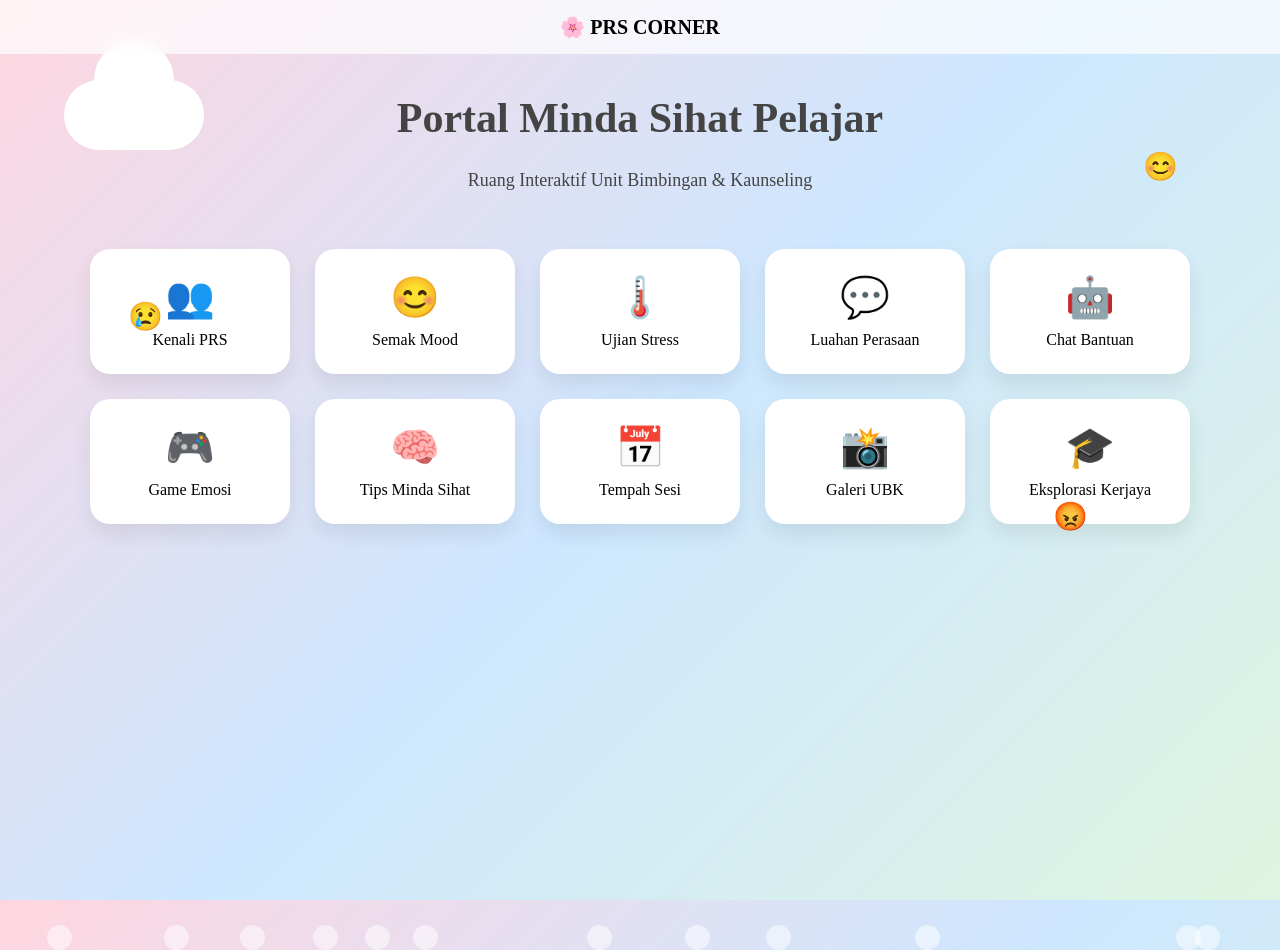
<file: index.html>
<!DOCTYPE html>
<html lang="ms">
<head>
<meta charset="UTF-8">
<meta name="viewport" content="width=device-width, initial-scale=1.0">

<title>PRS Corner</title>

<style>

body{
margin:0;
font-family:Segoe UI;
background: linear-gradient(135deg,#ffd6e0,#cde7ff,#dff5e1);
height:100vh;
overflow-x:hidden;
}

/* ===== Floating Elements ===== */

.cloud{
position:absolute;
background:white;
width:140px;
height:70px;
border-radius:60px;
top:80px;
left:5%;
animation:float 8s ease-in-out infinite;
}

.cloud::after{
content:"";
position:absolute;
background:white;
width:80px;
height:80px;
border-radius:50%;
top:-40px;
left:30px;
}

.bubble{
position:absolute;
width:25px;
height:25px;
background:rgba(255,255,255,0.5);
border-radius:50%;
bottom:-50px;
animation:rise 12s linear infinite;
}

.emoji{
position:absolute;
font-size:28px;
animation:float 6s ease-in-out infinite;
}

/* ===== Navbar ===== */

nav{
background:rgba(255,255,255,0.7);
backdrop-filter:blur(8px);
padding:15px;
text-align:center;
font-weight:bold;
font-size:20px;
}

/* ===== Hero ===== */

.hero{
text-align:center;
margin-top:40px;
color:#444;
}

.hero h1{
font-size:42px;
}

.hero p{
font-size:18px;
}

/* ===== Menu Grid ===== */

.menu{
display:grid;
grid-template-columns:repeat(auto-fit,minmax(180px,1fr));
gap:25px;
padding:40px;
max-width:1100px;
margin:auto;
}

.card{
background:white;
border-radius:20px;
padding:25px;
text-align:center;
box-shadow:0 10px 20px rgba(0,0,0,0.08);
transition:0.3s;
cursor:pointer;
}

.card:hover{
transform:translateY(-10px) scale(1.05);
background:#fff3c4;
}

.card span{
font-size:40px;
display:block;
margin-bottom:10px;
}

/* ===== Animations ===== */

@keyframes float{
0%{transform:translateY(0);}
50%{transform:translateY(-20px);}
100%{transform:translateY(0);}
}

@keyframes rise{
from{transform:translateY(0);}
to{transform:translateY(-800px);}
}

</style>
</head>

<body>

<!-- Floating -->
<div class="cloud"></div>
<div class="emoji" style="top:150px; right:8%;">😊</div>
<div class="emoji" style="top:300px; left:10%;">😢</div>
<div class="emoji" style="top:500px; right:15%;">😡</div>

<script>
for(let i=0;i<12;i++){
let b=document.createElement("div");
b.className="bubble";
b.style.left=Math.random()*100+"%";
b.style.animationDuration=(8+Math.random()*6)+"s";
document.body.appendChild(b);
}
</script>

<nav>
🌸 PRS CORNER
</nav>

<div class="hero">
<h1>Portal Minda Sihat Pelajar</h1>
<p>Ruang Interaktif Unit Bimbingan & Kaunseling</p>
</div>

<div class="menu">

<div class="card"><span>👥</span>Kenali PRS</div>
<div class="card"><span>😊</span>Semak Mood</div>
<div class="card"><span>🌡️</span>Ujian Stress</div>
<div class="card"><span>💬</span>Luahan Perasaan</div>
<div class="card"><span>🤖</span>Chat Bantuan</div>
<div class="card"><span>🎮</span>Game Emosi</div>
<div class="card"><span>🧠</span>Tips Minda Sihat</div>
<div class="card"><span>📅</span>Tempah Sesi</div>
<div class="card"><span>📸</span>Galeri UBK</div>
<div class="card"><span>🎓</span>Eksplorasi Kerjaya</div>

</div>

</body>
</html>
</file>
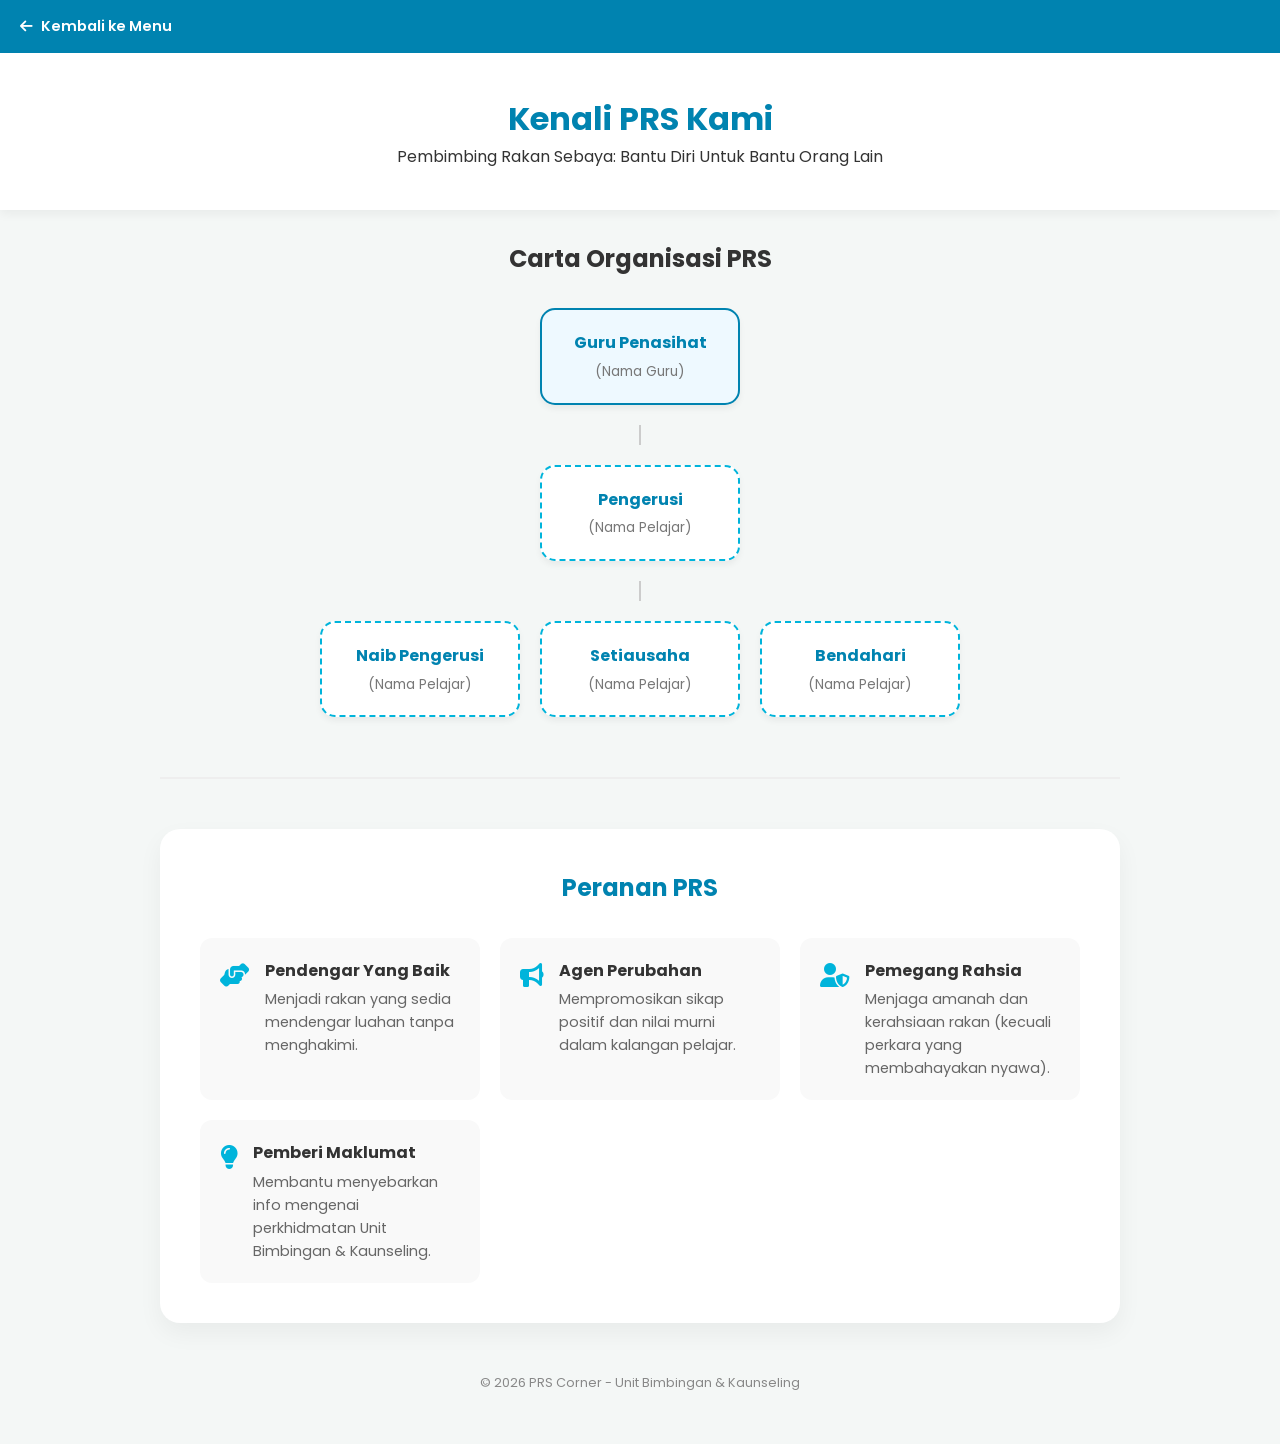
<file: kenali-prs.html>
<!DOCTYPE html>
<html lang="ms">
<head>
    <meta charset="UTF-8">
    <meta name="viewport" content="width=device-width, initial-scale=1.0">
    <title>Kenali PRS | PRS Corner</title>
    
    <link rel="stylesheet" href="https://cdnjs.cloudflare.com/ajax/libs/font-awesome/6.4.0/css/all.min.css">
    <link href="https://fonts.googleapis.com/css2?family=Poppins:wght@300;400;600;700&display=swap" rel="stylesheet">
    
    <style>
        * {
            margin: 0;
            padding: 0;
            box-sizing: border-box;
        }

        body {
            font-family: 'Poppins', sans-serif;
            background-color: #f4f7f6;
            color: #333;
            line-height: 1.6;
            padding-bottom: 50px;
        }

        /* Navigasi / Header Kecil */
        nav {
            background: #0083b0;
            padding: 15px 20px;
            display: flex;
            align-items: center;
        }

        .back-btn {
            color: white;
            text-decoration: none;
            font-weight: 600;
            font-size: 0.9rem;
            display: flex;
            align-items: center;
        }

        .back-btn i {
            margin-right: 8px;
        }

        header {
            text-align: center;
            padding: 40px 20px;
            background: white;
            margin-bottom: 30px;
            box-shadow: 0 4px 10px rgba(0,0,0,0.05);
        }

        h1 {
            color: #0083b0;
            font-size: 2rem;
        }

        .container {
            max-width: 1000px;
            margin: 0 auto;
            padding: 0 20px;
        }

        /* --- Bahagian Carta Organisasi --- */
        .org-chart {
            text-align: center;
            margin-bottom: 60px;
        }

        .org-container {
            display: flex;
            flex-direction: column;
            align-items: center;
            gap: 20px;
        }

        .member-card {
            background: white;
            border: 2px dashed #00b4db;
            padding: 20px;
            border-radius: 15px;
            min-width: 200px;
            box-shadow: 0 4px 6px rgba(0,0,0,0.05);
        }

        .member-card.leader {
            border: 2px solid #0083b0;
            background: #eef9ff;
        }

        .member-card h4 {
            color: #0083b0;
            margin-bottom: 5px;
        }

        .member-card p {
            font-size: 0.85rem;
            color: #777;
        }

        .line {
            width: 2px;
            height: 20px;
            background: #ccc;
        }

        .row-members {
            display: flex;
            justify-content: center;
            flex-wrap: wrap;
            gap: 20px;
        }

        /* --- Bahagian Peranan PRS --- */
        .roles-section {
            background: white;
            padding: 40px;
            border-radius: 20px;
            box-shadow: 0 10px 25px rgba(0,0,0,0.05);
        }

        .roles-grid {
            display: grid;
            grid-template-columns: repeat(auto-fit, minmax(280px, 1fr));
            gap: 20px;
            margin-top: 30px;
        }

        .role-item {
            display: flex;
            align-items: flex-start;
            gap: 15px;
            background: #f9f9f9;
            padding: 20px;
            border-radius: 12px;
            transition: 0.3s;
        }

        .role-item:hover {
            background: #eef9ff;
            transform: translateX(5px);
        }

        .role-item i {
            font-size: 1.5rem;
            color: #00b4db;
            margin-top: 5px;
        }

        .role-text strong {
            display: block;
            color: #333;
            margin-bottom: 5px;
        }

        .role-text p {
            font-size: 0.9rem;
            color: #666;
        }
    </style>
</head>
<body>

    <nav>
        <a href="index.html" class="back-btn"><i class="fas fa-arrow-left"></i> Kembali ke Menu</a>
    </nav>

    <header>
        <h1>Kenali PRS Kami</h1>
        <p>Pembimbing Rakan Sebaya: Bantu Diri Untuk Bantu Orang Lain</p>
    </header>

    <div class="container">
        
        <section class="org-chart">
            <h2 style="margin-bottom: 30px;">Carta Organisasi PRS</h2>
            
            <div class="org-container">
                <div class="member-card leader">
                    <h4>Guru Penasihat</h4>
                    <p>(Nama Guru)</p>
                </div>
                
                <div class="line"></div>

                <div class="member-card">
                    <h4>Pengerusi</h4>
                    <p>(Nama Pelajar)</p>
                </div>

                <div class="line"></div>

                <div class="row-members">
                    <div class="member-card">
                        <h4>Naib Pengerusi</h4>
                        <p>(Nama Pelajar)</p>
                    </div>
                    <div class="member-card">
                        <h4>Setiausaha</h4>
                        <p>(Nama Pelajar)</p>
                    </div>
                    <div class="member-card">
                        <h4>Bendahari</h4>
                        <p>(Nama Pelajar)</p>
                    </div>
                </div>
            </div>
        </section>

        <hr style="border: 0.5px solid #eee; margin-bottom: 50px;">

        <section class="roles-section">
            <h2 style="text-align: center; color: #0083b0;">Peranan PRS</h2>
            
            <div class="roles-grid">
                <div class="role-item">
                    <i class="fas fa-hands-helping"></i>
                    <div class="role-text">
                        <strong>Pendengar Yang Baik</strong>
                        <p>Menjadi rakan yang sedia mendengar luahan tanpa menghakimi.</p>
                    </div>
                </div>

                <div class="role-item">
                    <i class="fas fa-bullhorn"></i>
                    <div class="role-text">
                        <strong>Agen Perubahan</strong>
                        <p>Mempromosikan sikap positif dan nilai murni dalam kalangan pelajar.</p>
                    </div>
                </div>

                <div class="role-item">
                    <i class="fas fa-user-shield"></i>
                    <div class="role-text">
                        <strong>Pemegang Rahsia</strong>
                        <p>Menjaga amanah dan kerahsiaan rakan (kecuali perkara yang membahayakan nyawa).</p>
                    </div>
                </div>

                <div class="role-item">
                    <i class="fas fa-lightbulb"></i>
                    <div class="role-text">
                        <strong>Pemberi Maklumat</strong>
                        <p>Membantu menyebarkan info mengenai perkhidmatan Unit Bimbingan & Kaunseling.</p>
                    </div>
                </div>
            </div>
        </section>

    </div>

    <footer style="text-align: center; margin-top: 50px; color: #888; font-size: 0.8rem;">
        &copy; 2026 PRS Corner - Unit Bimbingan & Kaunseling
    </footer>

</body>
</html>
</file>
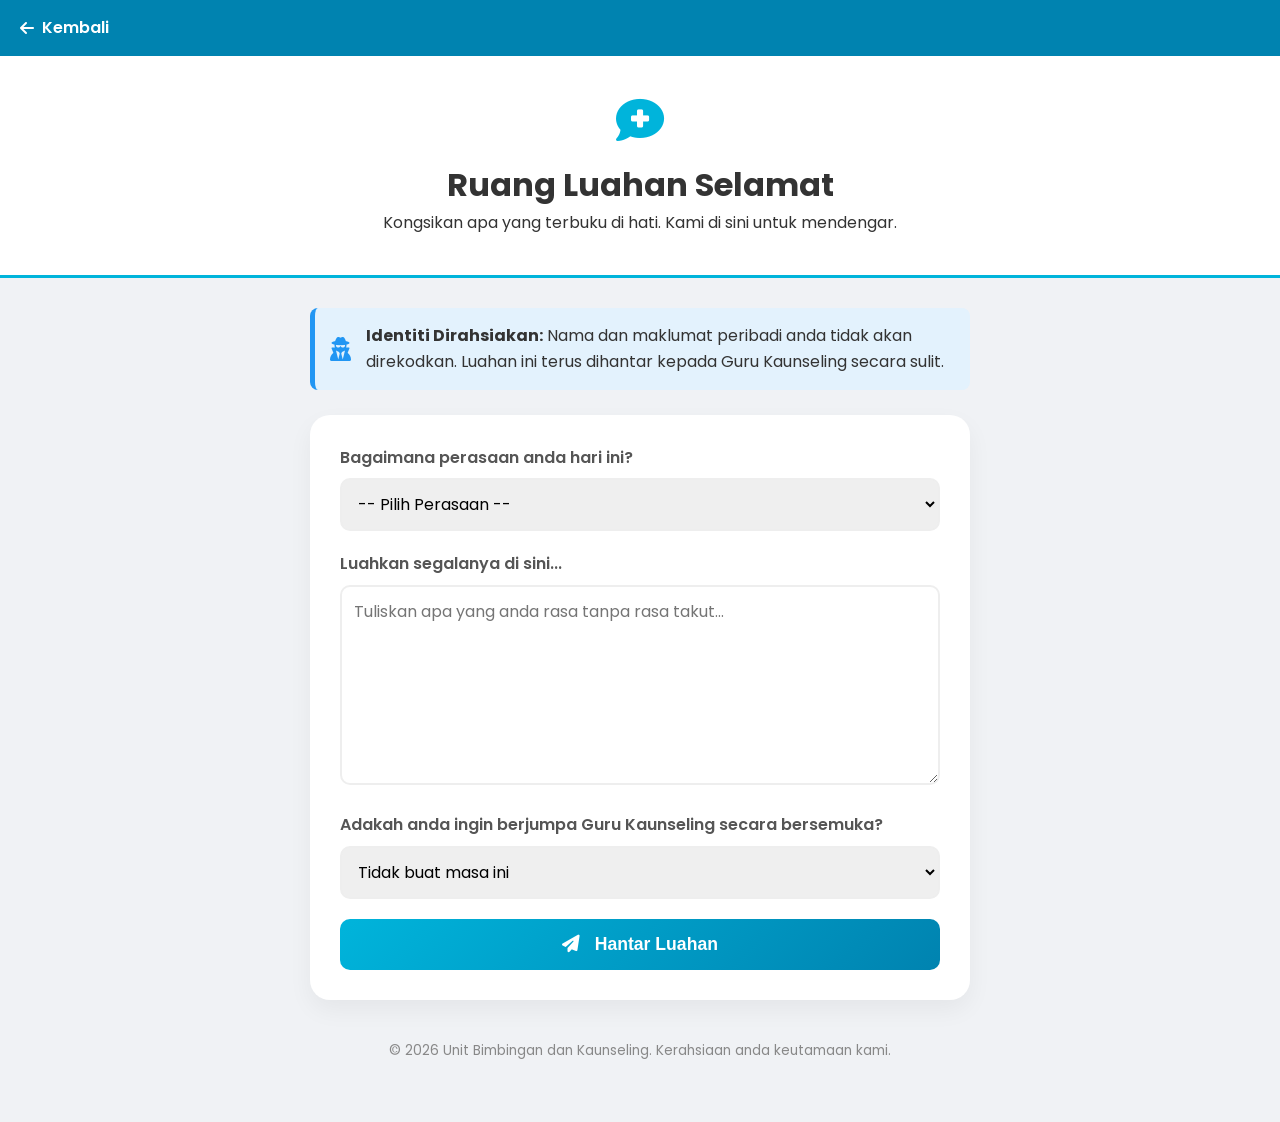
<file: luahan-perasaan.html>
<!DOCTYPE html>
<html lang="ms">
<head>
    <meta charset="UTF-8">
    <meta name="viewport" content="width=device-width, initial-scale=1.0">
    <title>Ruang Luahan Perasaan | PRS Corner</title>
    
    <link rel="stylesheet" href="https://cdnjs.cloudflare.com/ajax/libs/font-awesome/6.4.0/css/all.min.css">
    <link href="https://fonts.googleapis.com/css2?family=Poppins:wght@300;400;600&display=swap" rel="stylesheet">
    
    <style>
        * {
            margin: 0;
            padding: 0;
            box-sizing: border-box;
        }

        body {
            font-family: 'Poppins', sans-serif;
            background-color: #f0f2f5;
            color: #333;
            line-height: 1.6;
        }

        /* Navigasi */
        nav {
            background: #0083b0;
            padding: 15px 20px;
        }

        .back-btn {
            color: white;
            text-decoration: none;
            font-weight: 600;
            display: flex;
            align-items: center;
            width: fit-content;
        }

        /* Header Luahan */
        .header-section {
            background: white;
            padding: 40px 20px;
            text-align: center;
            border-bottom: 3px solid #00b4db;
        }

        .header-section i {
            font-size: 3rem;
            color: #00b4db;
            margin-bottom: 15px;
        }

        .container {
            max-width: 700px;
            margin: 30px auto;
            padding: 0 20px;
        }

        /* Kotak Peringatan Rahsia */
        .anonymous-alert {
            background-color: #e3f2fd;
            border-left: 5px solid #2196f3;
            padding: 15px;
            margin-bottom: 25px;
            border-radius: 8px;
            display: flex;
            align-items: center;
            gap: 15px;
        }

        .anonymous-alert i {
            color: #2196f3;
            font-size: 1.5rem;
        }

        /* Borang Luahan */
        .form-card {
            background: white;
            padding: 30px;
            border-radius: 20px;
            box-shadow: 0 10px 25px rgba(0,0,0,0.05);
        }

        .form-group {
            margin-bottom: 20px;
        }

        label {
            display: block;
            font-weight: 600;
            margin-bottom: 8px;
            color: #555;
        }

        select, textarea {
            width: 100%;
            padding: 12px;
            border: 2px solid #eee;
            border-radius: 10px;
            font-family: inherit;
            font-size: 1rem;
            transition: border-color 0.3s;
        }

        textarea {
            height: 200px;
            resize: vertical;
        }

        select:focus, textarea:focus {
            outline: none;
            border-color: #00b4db;
        }

        .btn-submit {
            background: linear-gradient(135deg, #00b4db 0%, #0083b0 100%);
            color: white;
            border: none;
            padding: 15px 30px;
            border-radius: 10px;
            font-size: 1.1rem;
            font-weight: 600;
            cursor: pointer;
            width: 100%;
            transition: transform 0.2s, box-shadow 0.2s;
        }

        .btn-submit:hover {
            transform: translateY(-2px);
            box-shadow: 0 5px 15px rgba(0,180,219,0.4);
        }

        footer {
            text-align: center;
            margin-top: 40px;
            color: #888;
            font-size: 0.85rem;
            padding-bottom: 30px;
        }
    </style>
</head>
<body>

    <nav>
        <a href="index.html" class="back-btn"><i class="fas fa-arrow-left"></i> &nbsp; Kembali</a>
    </nav>

    <div class="header-section">
        <i class="fas fa-comment-medical"></i>
        <h1>Ruang Luahan Selamat</h1>
        <p>Kongsikan apa yang terbuku di hati. Kami di sini untuk mendengar.</p>
    </div>

    <div class="container">
        
        <div class="anonymous-alert">
            <i class="fas fa-user-secret"></i>
            <p><strong>Identiti Dirahsiakan:</strong> Nama dan maklumat peribadi anda tidak akan direkodkan. Luahan ini terus dihantar kepada Guru Kaunseling secara sulit.</p>
        </div>

        <div class="form-card">
            <form action="#">
                
                <div class="form-group">
                    <label>Bagaimana perasaan anda hari ini?</label>
                    <select required>
                        <option value="">-- Pilih Perasaan --</option>
                        <option value="sedih">Sedih / Kecewa</option>
                        <option value="marah">Marah / Geram</option>
                        <option value="stres">Stres / Tertekan</option>
                        <option value="bingung">Bingung / Keliru</option>
                        <option value="lain-lain">Lain-lain</option>
                    </select>
                </div>

                <div class="form-group">
                    <label>Luahkan segalanya di sini...</label>
                    <textarea placeholder="Tuliskan apa yang anda rasa tanpa rasa takut..." required></textarea>
                </div>

                <div class="form-group">
                    <label>Adakah anda ingin berjumpa Guru Kaunseling secara bersemuka?</label>
                    <select>
                        <option value="tidak">Tidak buat masa ini</option>
                        <option value="ya">Ya, saya perlukan bantuan segera</option>
                        <option value="mungkin">Mungkin nanti</option>
                    </select>
                </div>

                <button type="submit" class="btn-submit">
                    <i class="fas fa-paper-plane"></i> &nbsp; Hantar Luahan
                </button>

            </form>
        </div>

        <footer>
            &copy; 2026 Unit Bimbingan dan Kaunseling. Kerahsiaan anda keutamaan kami.
        </footer>
    </div>

    <script>
        // Demo ringkas untuk menunjukkan mesej dihantar
        document.querySelector('form').addEventListener('submit', function(e) {
            e.preventDefault();
            alert('Terima kasih. Luahan anda telah dihantar secara rahsia kepada Guru Kaunseling. Sila bertenang, anda tidak keseorangan.');
            this.reset();
        });
    </script>

</body>
</html>
</file>
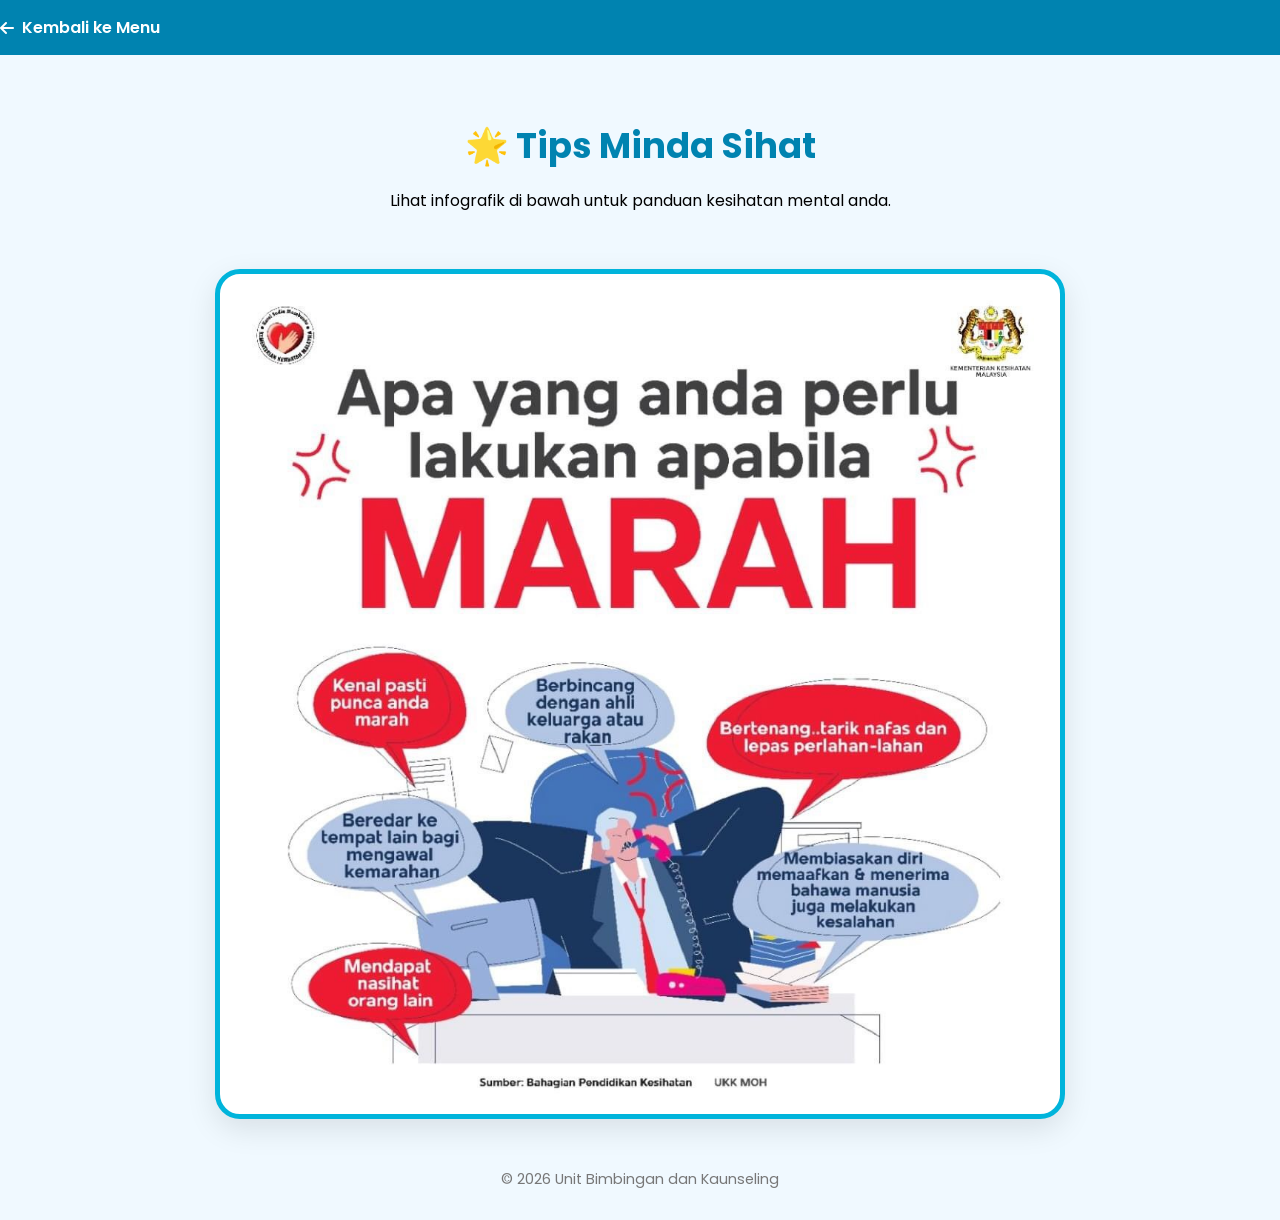
<file: tips-minda.html>
<!DOCTYPE html>
<html lang="ms">
<head>
    <meta charset="UTF-8">
    <meta name="viewport" content="width=device-width, initial-scale=1.0">
    <title>Tips Minda Sihat | PRS Corner</title>
    
    <link rel="stylesheet" href="https://cdnjs.cloudflare.com/ajax/libs/font-awesome/6.4.0/css/all.min.css">
    <link href="https://fonts.googleapis.com/css2?family=Poppins:wght@400;600;700&display=swap" rel="stylesheet">
    
    <style>
        body {
            font-family: 'Poppins', sans-serif;
            background-color: #f0f9ff;
            margin: 0;
            display: flex;
            flex-direction: column;
            align-items: center;
        }

        /* Navigasi */
        nav {
            width: 100%;
            background: #0083b0;
            padding: 15px 20px;
        }

        .back-btn {
            color: white;
            text-decoration: none;
            font-weight: 600;
            display: flex;
            align-items: center;
            width: fit-content;
        }

        header {
            text-align: center;
            padding: 40px 20px;
        }

        h1 {
            color: #0083b0;
            font-size: 2.2rem;
            margin-bottom: 10px;
        }

        /* Kotak Bingkai Gambar */
        .image-container {
            background-color: white;
            padding: 20px;
            border-radius: 25px;
            box-shadow: 0 10px 30px rgba(0,0,0,0.1);
            max-width: 90%;
            width: 800px;
            border: 5px solid #00b4db;
            text-align: center;
            margin-bottom: 50px;
        }

        /* Gaya Gambar */
        .tips-image {
            max-width: 100%;
            height: auto;
            border-radius: 15px;
            display: block;
            margin: 0 auto;
        }

        /* Pesanan jika gambar tidak dijumpai */
        .error-msg {
            padding: 40px;
            color: #888;
            font-style: italic;
        }

        footer {
            padding-bottom: 30px;
            color: #777;
            font-size: 0.9rem;
        }

        /* Animasi masuk */
        .fade-in {
            animation: fadeIn 1s ease-in;
        }

        @keyframes fadeIn {
            from { opacity: 0; transform: translateY(20px); }
            to { opacity: 1; transform: translateY(0); }
        }
    </style>
</head>
<body>

    <nav>
        <a href="index.html" class="back-btn"><i class="fas fa-arrow-left"></i> &nbsp; Kembali ke Menu</a>
    </nav>

    <header>
        <h1>🌟 Tips Minda Sihat</h1>
        <p>Lihat infografik di bawah untuk panduan kesihatan mental anda.</p>
    </header>

    <div class="image-container fade-in">
        <img src="tips1.png" alt="Tips Minda Sihat" class="tips-image" onerror="this.style.display='none'; document.getElementById('placeholder').style.display='block';">
        
        <div id="placeholder" style="display:none;" class="error-msg">
            <i class="fas fa-image fa-4x" style="margin-bottom: 15px; color: #ccc;"></i>
            <p>Sila letakkan fail gambar bernama <strong>tips1.png</strong> di dalam folder yang sama dengan fail HTML ini untuk memaparkan tips.</p>
        </div>
    </div>

    <footer>
        &copy; 2026 Unit Bimbingan dan Kaunseling
    </footer>

</body>
</html>
</file>
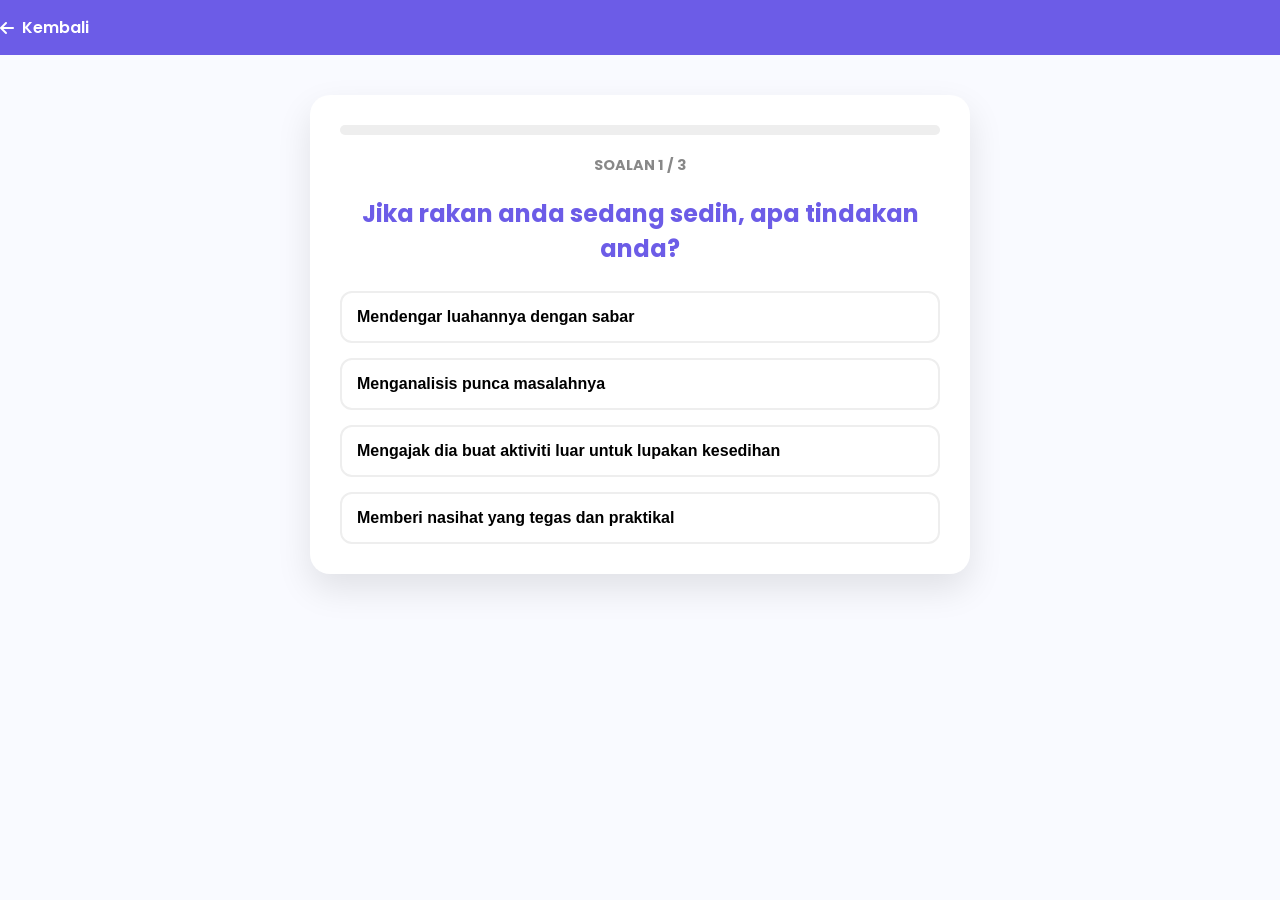
<file: ujian-personality.html>
<!DOCTYPE html>
<html lang="ms">
<head>
    <meta charset="UTF-8">
    <meta name="viewport" content="width=device-width, initial-scale=1.0">
    <title>Ujian Personaliti | PRS Corner</title>
    
    <link rel="stylesheet" href="https://cdnjs.cloudflare.com/ajax/libs/font-awesome/6.4.0/css/all.min.css">
    <link href="https://fonts.googleapis.com/css2?family=Poppins:wght@400;600;700&display=swap" rel="stylesheet">
    
    <style>
        :root {
            --primary: #6c5ce7;
            --secondary: #a29bfe;
            --bg: #f9faff;
        }

        body {
            font-family: 'Poppins', sans-serif;
            background-color: var(--bg);
            margin: 0;
            display: flex;
            flex-direction: column;
            align-items: center;
            min-height: 100vh;
        }

        /* Navigasi */
        nav {
            width: 100%;
            background: var(--primary);
            padding: 15px 20px;
        }

        .back-btn {
            color: white;
            text-decoration: none;
            display: flex;
            align-items: center;
            font-weight: 600;
        }

        /* Container Kuiz */
        .quiz-container {
            max-width: 600px;
            width: 90%;
            background: white;
            margin-top: 40px;
            padding: 30px;
            border-radius: 20px;
            box-shadow: 0 15px 35px rgba(0,0,0,0.1);
            text-align: center;
        }

        #progress-bar {
            width: 100%;
            height: 10px;
            background: #eee;
            border-radius: 5px;
            margin-bottom: 20px;
            overflow: hidden;
        }

        #progress-fill {
            height: 100%;
            background: var(--primary);
            width: 0%;
            transition: width 0.3s;
        }

        h2 { color: var(--primary); margin-bottom: 20px; }

        .options-grid {
            display: grid;
            gap: 15px;
            margin-top: 25px;
        }

        .option-btn {
            background: white;
            border: 2px solid #eee;
            padding: 15px;
            border-radius: 12px;
            cursor: pointer;
            font-size: 1rem;
            font-weight: 600;
            transition: all 0.2s;
            text-align: left;
        }

        .option-btn:hover {
            border-color: var(--primary);
            background: #f4f3ff;
            transform: scale(1.02);
        }

        /* Bahagian Keputusan */
        #result-card {
            display: none;
            animation: fadeIn 0.8s ease;
        }

        .result-box {
            padding: 20px;
            border-radius: 15px;
            margin: 20px 0;
            color: white;
        }

        .huraian-text {
            text-align: left;
            background: #f1f1f1;
            padding: 20px;
            border-radius: 12px;
            font-size: 0.95rem;
            line-height: 1.6;
        }

        @keyframes fadeIn {
            from { opacity: 0; transform: translateY(20px); }
            to { opacity: 1; transform: translateY(0); }
        }

        .hidden { display: none; }
    </style>
</head>
<body>

    <nav>
        <a href="index.html" class="back-btn"><i class="fas fa-arrow-left"></i> &nbsp; Kembali</a>
    </nav>

    <div class="quiz-container">
        <div id="quiz-screen">
            <div id="progress-bar"><div id="progress-fill"></div></div>
            <p id="question-number" style="color: #888; font-size: 0.9rem; font-weight: bold;"></p>
            <h2 id="question-text">Pemuatan soalan...</h2>
            
            <div class="options-grid" id="options-container">
                </div>
        </div>

        <div id="result-card">
            <i class="fas fa-trophy fa-3x" style="color: #f1c40f;"></i>
            <h2>Keputusan Anda!</h2>
            <div id="color-result" class="result-box">
                <h3 id="personality-name">Warna</h3>
            </div>
            <div class="huraian-text" id="personality-desc"></div>
            <br>
            <button onclick="location.reload()" class="option-btn" style="text-align: center; width: 100%; background: var(--primary); color: white;">Cuba Lagi</button>
        </div>
    </div>

    <script>
        const questions = [
            {
                q: "Jika rakan anda sedang sedih, apa tindakan anda?",
                options: [
                    { text: "Mendengar luahannya dengan sabar", type: "Biru" },
                    { text: "Menganalisis punca masalahnya", type: "Hijau" },
                    { text: "Mengajak dia buat aktiviti luar untuk lupakan kesedihan", type: "Jingga" },
                    { text: "Memberi nasihat yang tegas dan praktikal", type: "Emas" }
                ]
            },
            {
                q: "Bagaimana anda menguruskan kerja sekolah?",
                options: [
                    { text: "Ikut jadual yang sangat tersusun", type: "Emas" },
                    { text: "Selesaikan perkara yang saya rasa penting dahulu", type: "Biru" },
                    { text: "Tunggu saat akhir baru ada inspirasi", type: "Jingga" },
                    { text: "Kaji dahulu cara paling efisien untuk siapkan", type: "Hijau" }
                ]
            },
            {
                q: "Waktu lapang yang paling best bagi anda ialah...",
                options: [
                    { text: "Membaca buku atau mencari info baru", type: "Hijau" },
                    { text: "Bermain sukan atau aktiviti lasak", type: "Jingga" },
                    { text: "Meluangkan masa berkualiti dengan keluarga/kawan", type: "Biru" },
                    { text: "Mengemas bilik atau merancang aktiviti minggu depan", type: "Emas" }
                ]
            }
        ];

        let currentQuestion = 0;
        let scores = { Biru: 0, Hijau: 0, Jingga: 0, Emas: 0 };

        function loadQuestion() {
            const q = questions[currentQuestion];
            document.getElementById('question-text').innerText = q.q;
            document.getElementById('question-number').innerText = `SOALAN ${currentQuestion + 1} / ${questions.length}`;
            
            const container = document.getElementById('options-container');
            container.innerHTML = '';
            
            q.options.forEach(opt => {
                const btn = document.createElement('button');
                btn.className = 'option-btn';
                btn.innerText = opt.text;
                btn.onclick = () => selectOption(opt.type);
                container.appendChild(btn);
            });

            document.getElementById('progress-fill').style.width = `${((currentQuestion) / questions.length) * 100}%`;
        }

        function selectOption(type) {
            scores[type]++;
            currentQuestion++;
            
            if (currentQuestion < questions.length) {
                loadQuestion();
            } else {
                showResult();
            }
        }

        const descriptions = {
            Biru: {
                name: "Personaliti Biru (Penyayang)",
                color: "#3498db",
                desc: "Anda seorang yang sangat empati, sensitif terhadap perasaan orang lain, dan menghargai hubungan harmoni. Anda sangat sesuai jadi pendengar setia dalam PRS!"
            },
            Hijau: {
                name: "Personaliti Hijau (Pemikir)",
                color: "#2ecc71",
                desc: "Anda seorang yang analitikal, bijak, dan tenang. Anda suka mencari tahu 'mengapa' sesuatu perkara berlaku. Anda penyelesai masalah yang hebat!"
            },
            Jingga: {
                name: "Personaliti Jingga (Aktif)",
                color: "#e67e22",
                desc: "Anda seorang yang berani, suka cabaran, dan spontan! Anda membawa tenaga positif dan keceriaan kepada rakan-rakan di sekeliling anda."
            },
            Emas: {
                name: "Personaliti Emas (Tersusun)",
                color: "#f1c40f",
                desc: "Anda seorang yang bertanggungjawab, setia, dan sangat berdisiplin. Anda suka mengikut peraturan dan memastikan segala tugasan disiapkan dengan sempurna."
            }
        };

        function showResult() {
            document.getElementById('quiz-screen').classList.add('hidden');
            const resultCard = document.getElementById('result-card');
            resultCard.style.display = 'block';

            // Cari skor tertinggi
            const winner = Object.keys(scores).reduce((a, b) => scores[a] > scores[b] ? a : b);
            
            const resBox = document.getElementById('color-result');
            resBox.style.backgroundColor = descriptions[winner].color;
            document.getElementById('personality-name').innerText = descriptions[winner].name;
            document.getElementById('personality-desc').innerText = descriptions[winner].desc;
        }

        loadQuestion();
    </script>

</body>
</html>
</file>
